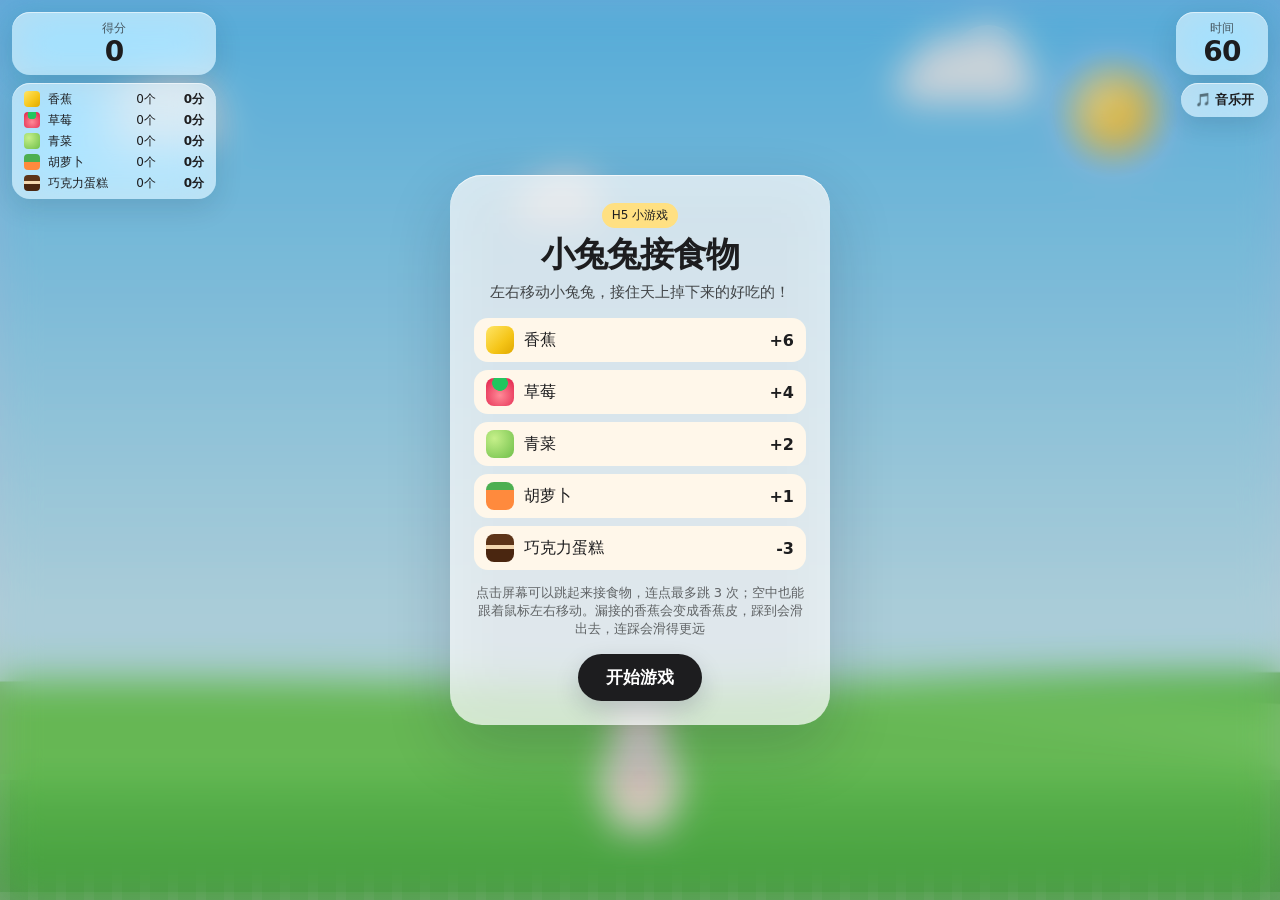
<file: index.html>
<!DOCTYPE html>
<html lang="zh-CN">
  <head>
    <meta charset="UTF-8" />
    <meta
      name="viewport"
      content="width=device-width, initial-scale=1.0, maximum-scale=1.0, user-scalable=no, viewport-fit=cover"
    />
    <meta name="apple-mobile-web-app-capable" content="yes" />
    <meta name="mobile-web-app-capable" content="yes" />
    <title>小兔兔接食物</title>
    <link rel="stylesheet" href="css/style.css?v=14" />
  </head>
  <body>
    <div id="game" class="game">
      <div class="sky">
        <div class="sun"></div>
        <div class="cloud cloud-a"></div>
        <div class="cloud cloud-b"></div>
        <div class="cloud cloud-c"></div>
      </div>
      <div class="hills"></div>
      <div class="ground"></div>
      <div id="items" class="items"></div>
      <div id="popups" class="popups"></div>

      <div id="rabbit" class="rabbit" aria-hidden="true">
        <div class="rabbit-shadow"></div>
        <div class="rabbit-body">
          <div class="ear left"><i></i></div>
          <div class="ear right"><i></i></div>
          <div class="face">
            <div class="blush left"></div>
            <div class="blush right"></div>
            <div class="eye left"></div>
            <div class="eye right"></div>
            <div class="nose"></div>
            <div class="mouth"></div>
          </div>
          <div class="belly"></div>
          <div class="arm left"></div>
          <div class="arm right"></div>
          <div class="foot left"></div>
          <div class="foot right"></div>
          <div class="tail"></div>
          <div class="dizzy" aria-hidden="true">
            <span>✦</span>
            <span>✧</span>
            <span>✦</span>
          </div>
        </div>
      </div>

      <header class="hud">
        <div class="hud-left">
          <div class="hud-card">
            <span>得分</span>
            <strong id="score">0</strong>
          </div>
          <ul class="hud-stats" aria-label="食物得分明细">
            <li>
              <span class="icon banana-icon"></span>
              <span class="stat-name">香蕉</span>
              <span id="banana-count">0个</span>
              <strong id="banana-score">0分</strong>
            </li>
            <li>
              <span class="icon strawberry-icon"></span>
              <span class="stat-name">草莓</span>
              <span id="strawberry-count">0个</span>
              <strong id="strawberry-score">0分</strong>
            </li>
            <li>
              <span class="icon veggie-icon"></span>
              <span class="stat-name">青菜</span>
              <span id="veggie-count">0个</span>
              <strong id="veggie-score">0分</strong>
            </li>
            <li>
              <span class="icon carrot-icon"></span>
              <span class="stat-name">胡萝卜</span>
              <span id="carrot-count">0个</span>
              <strong id="carrot-score">0分</strong>
            </li>
            <li>
              <span class="icon cake-icon"></span>
              <span class="stat-name">巧克力蛋糕</span>
              <span id="cake-count">0个</span>
              <strong id="cake-score">0分</strong>
            </li>
          </ul>
        </div>
        <div class="hud-right">
          <div class="hud-card">
            <span>时间</span>
            <strong id="time">60</strong>
          </div>
          <button id="music-btn" class="music-btn" type="button" aria-label="关闭背景音乐">
            🎵 音乐开
          </button>
          <button id="pause-btn" class="music-btn pause-btn" type="button" aria-label="暂停游戏" hidden>
            暂停
          </button>
        </div>
      </header>

      <section id="start-screen" class="overlay">
        <div class="panel">
          <p class="badge">H5 小游戏</p>
          <h1>小兔兔接食物</h1>
          <p class="lead">左右移动小兔兔，接住天上掉下来的好吃的！</p>
          <ul class="rules">
            <li><span class="icon banana-icon"></span>香蕉 <b>+6</b></li>
            <li><span class="icon strawberry-icon"></span>草莓 <b>+4</b></li>
            <li><span class="icon veggie-icon"></span>青菜 <b>+2</b></li>
            <li><span class="icon carrot-icon"></span>胡萝卜 <b>+1</b></li>
            <li><span class="icon cake-icon"></span>巧克力蛋糕 <b>-3</b></li>
          </ul>
          <p class="hint">点击屏幕可以跳起来接食物，连点最多跳 3 次；空中也能跟着鼠标左右移动。漏接的香蕉会变成香蕉皮，踩到会滑出去，连踩会滑得更远</p>
          <button id="start-btn" type="button">开始游戏</button>
        </div>
      </section>

      <section id="pause-screen" class="overlay hidden" hidden>
        <div class="panel">
          <h2>已暂停</h2>
          <p class="lead">点继续，小兔兔就会接着接食物</p>
          <button id="resume-btn" type="button">继续游戏</button>
        </div>
      </section>

      <section id="end-screen" class="overlay hidden" hidden>
        <div class="panel">
          <h2>时间到啦</h2>
          <p class="lead">小兔兔这一轮吃到了：</p>
          <p class="final-score"><strong id="final-score">0</strong> 分</p>
          <p class="best">历史最好：<span id="best-score">0</span> 分</p>
          <button id="restart-btn" type="button">再玩一次</button>
        </div>
      </section>
    </div>
    <script src="js/game.js?v=17"></script>
  </body>
</html>
</file>
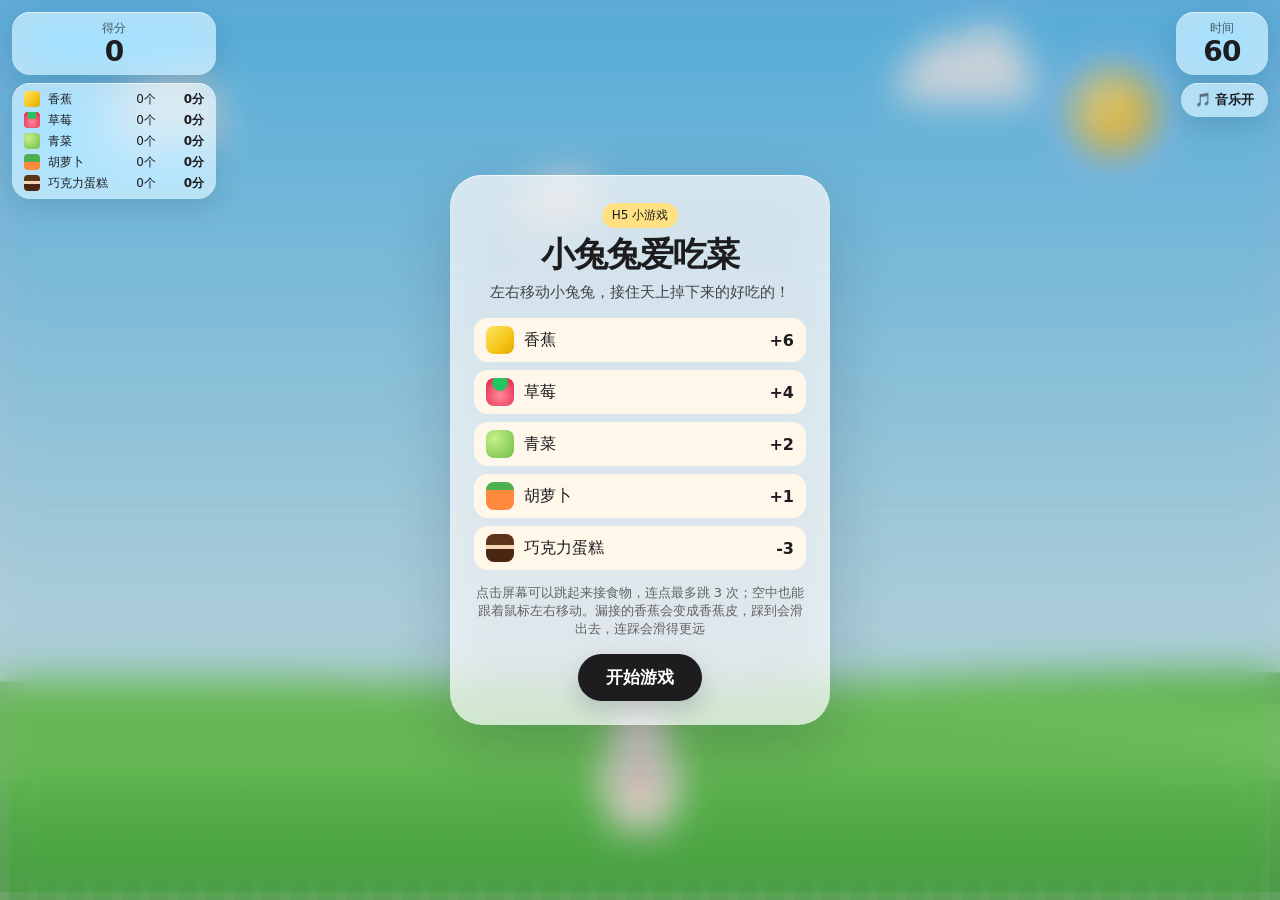
<file: h5/index.html>
<!DOCTYPE html>
<html lang="zh-CN">
  <head>
    <meta charset="UTF-8" />
    <meta
      name="viewport"
      content="width=device-width, initial-scale=1.0, maximum-scale=1.0, user-scalable=no, viewport-fit=cover"
    />
    <meta name="apple-mobile-web-app-capable" content="yes" />
    <meta name="mobile-web-app-capable" content="yes" />
    <title>小兔兔爱吃菜</title>
    <link rel="stylesheet" href="css/style.css?v=14" />
  </head>
  <body>
    <div id="game" class="game">
      <div class="sky">
        <div class="sun"></div>
        <div class="cloud cloud-a"></div>
        <div class="cloud cloud-b"></div>
        <div class="cloud cloud-c"></div>
      </div>
      <div class="hills"></div>
      <div class="ground"></div>
      <div id="items" class="items"></div>
      <div id="popups" class="popups"></div>

      <div id="rabbit" class="rabbit" aria-hidden="true">
        <div class="rabbit-shadow"></div>
        <div class="rabbit-body">
          <div class="ear left"><i></i></div>
          <div class="ear right"><i></i></div>
          <div class="face">
            <div class="blush left"></div>
            <div class="blush right"></div>
            <div class="eye left"></div>
            <div class="eye right"></div>
            <div class="nose"></div>
            <div class="mouth"></div>
          </div>
          <div class="belly"></div>
          <div class="arm left"></div>
          <div class="arm right"></div>
          <div class="foot left"></div>
          <div class="foot right"></div>
          <div class="tail"></div>
          <div class="dizzy" aria-hidden="true">
            <span>✦</span>
            <span>✧</span>
            <span>✦</span>
          </div>
        </div>
      </div>

      <header class="hud">
        <div class="hud-left">
          <div class="hud-card">
            <span>得分</span>
            <strong id="score">0</strong>
          </div>
          <ul class="hud-stats" aria-label="食物得分明细">
            <li>
              <span class="icon banana-icon"></span>
              <span class="stat-name">香蕉</span>
              <span id="banana-count">0个</span>
              <strong id="banana-score">0分</strong>
            </li>
            <li>
              <span class="icon strawberry-icon"></span>
              <span class="stat-name">草莓</span>
              <span id="strawberry-count">0个</span>
              <strong id="strawberry-score">0分</strong>
            </li>
            <li>
              <span class="icon veggie-icon"></span>
              <span class="stat-name">青菜</span>
              <span id="veggie-count">0个</span>
              <strong id="veggie-score">0分</strong>
            </li>
            <li>
              <span class="icon carrot-icon"></span>
              <span class="stat-name">胡萝卜</span>
              <span id="carrot-count">0个</span>
              <strong id="carrot-score">0分</strong>
            </li>
            <li>
              <span class="icon cake-icon"></span>
              <span class="stat-name">巧克力蛋糕</span>
              <span id="cake-count">0个</span>
              <strong id="cake-score">0分</strong>
            </li>
          </ul>
        </div>
        <div class="hud-right">
          <div class="hud-card">
            <span>时间</span>
            <strong id="time">60</strong>
          </div>
          <button id="music-btn" class="music-btn" type="button" aria-label="关闭背景音乐">
            🎵 音乐开
          </button>
          <button id="pause-btn" class="music-btn pause-btn" type="button" aria-label="暂停游戏" hidden>
            暂停
          </button>
        </div>
      </header>

      <section id="start-screen" class="overlay">
        <div class="panel">
          <p class="badge">H5 小游戏</p>
          <h1>小兔兔爱吃菜</h1>
          <p class="lead">左右移动小兔兔，接住天上掉下来的好吃的！</p>
          <ul class="rules">
            <li><span class="icon banana-icon"></span>香蕉 <b>+6</b></li>
            <li><span class="icon strawberry-icon"></span>草莓 <b>+4</b></li>
            <li><span class="icon veggie-icon"></span>青菜 <b>+2</b></li>
            <li><span class="icon carrot-icon"></span>胡萝卜 <b>+1</b></li>
            <li><span class="icon cake-icon"></span>巧克力蛋糕 <b>-3</b></li>
          </ul>
          <p class="hint">点击屏幕可以跳起来接食物，连点最多跳 3 次；空中也能跟着鼠标左右移动。漏接的香蕉会变成香蕉皮，踩到会滑出去，连踩会滑得更远</p>
          <button id="start-btn" type="button">开始游戏</button>
        </div>
      </section>

      <section id="pause-screen" class="overlay hidden" hidden>
        <div class="panel">
          <h2>已暂停</h2>
          <p class="lead">点继续，小兔兔就会接着接食物</p>
          <button id="resume-btn" type="button">继续游戏</button>
        </div>
      </section>

      <section id="end-screen" class="overlay hidden" hidden>
        <div class="panel">
          <h2>时间到啦</h2>
          <p class="lead">小兔兔这一轮吃到了：</p>
          <p class="final-score"><strong id="final-score">0</strong> 分</p>
          <p class="best">历史最好：<span id="best-score">0</span> 分</p>
          <button id="restart-btn" type="button">再玩一次</button>
        </div>
      </section>
    </div>
    <script src="js/game.js?v=17"></script>
  </body>
</html>
</file>
<file: css/style.css>
:root {
  --sky-top: #7ec8ff;
  --sky-bottom: #d7f3ff;
  --grass: #7bc96a;
  --grass-dark: #5eae54;
  --ink: #1d1d1f;
  --panel: rgba(255, 255, 255, 0.72);
  --glass: rgba(255, 255, 255, 0.58);
  --carrot: #ff8a3d;
  --veggie: #6fbf4a;
  --cake: #7a4a2a;
  --strawberry: #e11d48;
  --banana: #f5c518;
  --ease-out: cubic-bezier(0.23, 1, 0.32, 1);
  --press: 100ms cubic-bezier(0.23, 1, 0.32, 1);
}

* {
  box-sizing: border-box;
  margin: 0;
  padding: 0;
  -webkit-tap-highlight-color: transparent;
  user-select: none;
}

html,
body {
  width: 100%;
  height: 100%;
  overflow: hidden;
  font-family: system-ui, -apple-system, "SF Pro Text", "PingFang SC", "Hiragino Sans GB", "Noto Sans SC", sans-serif;
  background: #6ec3ff;
  color: var(--ink);
}

.game {
  position: relative;
  width: 100%;
  height: 100%;
  overflow: hidden;
  touch-action: none;
}

.sky {
  position: absolute;
  inset: 0;
  background: linear-gradient(180deg, var(--sky-top) 0%, var(--sky-bottom) 68%, #c8efb4 100%);
}

.sun {
  position: absolute;
  top: 8%;
  right: 10%;
  width: 78px;
  height: 78px;
  border-radius: 50%;
  background: radial-gradient(circle at 35% 35%, #fff7c8, #ffd35a 58%, #ffb347 100%);
  box-shadow: 0 0 40px rgba(255, 211, 90, 0.7);
}

.cloud {
  position: absolute;
  background: #fff;
  border-radius: 40px;
  opacity: 0.92;
  animation: drift 22s linear infinite;
}

.cloud::before,
.cloud::after {
  content: "";
  position: absolute;
  background: #fff;
  border-radius: 50%;
}

.cloud-a {
  width: 120px;
  height: 36px;
  top: 12%;
  left: 8%;
}

.cloud-a::before {
  width: 48px;
  height: 48px;
  left: 18px;
  top: -24px;
}

.cloud-a::after {
  width: 64px;
  height: 64px;
  left: 48px;
  top: -34px;
}

.cloud-b {
  width: 90px;
  height: 28px;
  top: 22%;
  left: 40%;
  animation-duration: 28s;
  animation-delay: -8s;
}

.cloud-b::before {
  width: 36px;
  height: 36px;
  left: 12px;
  top: -18px;
}

.cloud-b::after {
  width: 50px;
  height: 50px;
  left: 34px;
  top: -26px;
}

.cloud-c {
  width: 140px;
  height: 40px;
  top: 7%;
  left: 70%;
  animation-duration: 26s;
  animation-delay: -14s;
}

.cloud-c::before {
  width: 54px;
  height: 54px;
  left: 20px;
  top: -26px;
}

.cloud-c::after {
  width: 72px;
  height: 72px;
  left: 56px;
  top: -38px;
}

@keyframes drift {
  0% {
    transform: translateX(110vw);
  }
  100% {
    transform: translateX(-160%);
  }
}

.hills {
  position: absolute;
  left: -10%;
  right: -10%;
  bottom: 12%;
  height: 22%;
  background:
    radial-gradient(120% 90% at 18% 100%, #8ed37a 0 62%, transparent 63%),
    radial-gradient(90% 80% at 62% 100%, #97db84 0 64%, transparent 65%),
    radial-gradient(110% 100% at 92% 100%, #7fc96d 0 60%, transparent 61%);
}

.ground {
  position: absolute;
  left: 0;
  right: 0;
  bottom: 0;
  height: 14%;
  background:
    repeating-linear-gradient(
      90deg,
      rgba(255, 255, 255, 0.12) 0 10px,
      transparent 10px 28px
    ),
    linear-gradient(180deg, var(--grass) 0%, var(--grass-dark) 100%);
  border-top: 6px solid #8ed97b;
  box-shadow: 0 -8px 0 rgba(255, 255, 255, 0.18) inset;
}

.hud {
  position: absolute;
  top: calc(12px + env(safe-area-inset-top));
  left: 12px;
  right: 12px;
  z-index: 12;
  display: flex;
  justify-content: space-between;
  align-items: flex-start;
  gap: 12px;
  pointer-events: none;
}

.hud-left,
.hud-right {
  display: flex;
  flex-direction: column;
  align-items: stretch;
  gap: 8px;
}

.hud-right {
  align-items: flex-end;
}

.hud-card {
  min-width: 92px;
  padding: 8px 14px;
  border-radius: 18px;
  background: var(--glass);
  backdrop-filter: blur(22px) saturate(180%);
  -webkit-backdrop-filter: blur(22px) saturate(180%);
  box-shadow:
    0 8px 28px rgba(15, 23, 42, 0.12),
    inset 0 1px 0 rgba(255, 255, 255, 0.55);
  text-align: center;
}

.hud-card span {
  display: block;
  font-size: 12px;
  opacity: 0.7;
}

.hud-card strong {
  font-size: 28px;
  line-height: 1.08;
  letter-spacing: -0.03em;
  font-weight: 700;
}

.hud-stats {
  list-style: none;
  min-width: 204px;
  padding: 8px 12px;
  border-radius: 18px;
  background: var(--glass);
  backdrop-filter: blur(22px) saturate(180%);
  -webkit-backdrop-filter: blur(22px) saturate(180%);
  box-shadow:
    0 8px 28px rgba(15, 23, 42, 0.12),
    inset 0 1px 0 rgba(255, 255, 255, 0.55);
  display: grid;
  gap: 5px;
}

.hud-stats li {
  display: grid;
  grid-template-columns: 18px 1fr auto auto;
  align-items: center;
  gap: 6px;
  font-size: 12px;
  line-height: 1.2;
}

.hud-stats .icon {
  width: 16px;
  height: 16px;
  border-radius: 4px;
}

.hud-stats .stat-name {
  overflow: hidden;
  text-overflow: ellipsis;
  white-space: nowrap;
}

.hud-stats strong {
  min-width: 42px;
  text-align: right;
  font-size: 12px;
}

.hud-stats strong.good {
  color: #2e7d32;
}

.hud-stats strong.bad {
  color: #c62828;
}

.music-btn {
  pointer-events: auto;
  border: 0;
  border-radius: 999px;
  padding: 8px 14px;
  font-size: 13px;
  font-weight: 600;
  color: var(--ink);
  background: var(--glass);
  backdrop-filter: blur(22px) saturate(180%);
  -webkit-backdrop-filter: blur(22px) saturate(180%);
  box-shadow:
    0 8px 24px rgba(15, 23, 42, 0.12),
    inset 0 1px 0 rgba(255, 255, 255, 0.55);
  cursor: pointer;
  transition: transform var(--press), opacity 200ms var(--ease-out);
}

.music-btn:active {
  transform: scale(0.97);
}

.music-btn.off {
  opacity: 0.62;
}

.pause-btn {
  display: none;
}

.game.is-playing .pause-btn {
  display: inline-flex;
  align-items: center;
  justify-content: center;
}

.game.is-paused .cloud {
  animation-play-state: paused;
}

.items,
.popups {
  position: absolute;
  inset: 0;
  pointer-events: none;
  z-index: 3;
}

.item {
  position: absolute;
  width: 54px;
  height: 62px;
  transform: translate(-50%, 0);
}

.item.carrot .food {
  width: 22px;
  height: 42px;
  margin: 16px auto 0;
  background: linear-gradient(180deg, #ffb067, var(--carrot) 55%, #e86a22);
  border-radius: 12px 12px 18px 18px;
  position: relative;
}

.item.carrot .food::before {
  content: "";
  position: absolute;
  top: -16px;
  left: 50%;
  width: 8px;
  height: 18px;
  background: #4caf50;
  border-radius: 4px;
  transform: translateX(-50%) rotate(-18deg);
  box-shadow: 8px 2px 0 #66bb6a, -8px 2px 0 #43a047;
}

.item.veggie .food {
  width: 26px;
  height: 36px;
  margin: 16px auto 0;
  background: linear-gradient(180deg, #f6f1e4 0 12px, #d7ecb4 12px);
  border-radius: 8px 8px 11px 11px;
  position: relative;
}

.item.veggie .food::before,
.item.veggie .food::after {
  content: "";
  position: absolute;
  top: -14px;
  width: 20px;
  height: 30px;
  border-radius: 18px 18px 10px 10px;
}

.item.veggie .food::before {
  left: -12px;
  transform: rotate(-26deg);
  background: linear-gradient(180deg, #b6e86f, #5eae3a);
}

.item.veggie .food::after {
  right: -12px;
  transform: rotate(24deg);
  background: linear-gradient(180deg, #9fd86a, #4e9a32);
}

.item.cake .food {
  width: 46px;
  height: 38px;
  margin: 16px auto 0;
  background: linear-gradient(180deg, #5d3418 0 12px, #f3d7b0 12px 18px, #4a2610 18px 100%);
  border-radius: 8px 8px 10px 10px;
  position: relative;
  box-shadow: 0 6px 0 #3a1b0c;
}

.item.cake .food::before {
  content: "";
  position: absolute;
  top: -10px;
  left: 8px;
  right: 8px;
  height: 14px;
  background: #4e2a14;
  border-radius: 40% 40% 20% 20%;
}

.item.cake .food::after {
  content: "";
  position: absolute;
  top: -16px;
  left: 50%;
  width: 10px;
  height: 10px;
  background: #e53935;
  border-radius: 50%;
  transform: translateX(-50%);
  box-shadow: 0 8px 0 -3px #fff3;
}

.item.strawberry .food {
  width: 30px;
  height: 34px;
  margin: 16px auto 0;
  background: radial-gradient(circle at 32% 28%, #ff8a97, var(--strawberry) 62%, #9f1239);
  border-radius: 46% 46% 48% 48%;
  position: relative;
  box-shadow: inset -5px -7px 0 rgba(80, 10, 24, 0.12);
}

.item.strawberry .food::before {
  content: "";
  position: absolute;
  top: -11px;
  left: 50%;
  width: 10px;
  height: 12px;
  background: #22c55e;
  border-radius: 4px 10px 2px 8px;
  transform: translateX(-50%) rotate(-18deg);
  box-shadow: 8px 2px 0 -1px #16a34a, -7px 3px 0 -2px #4ade80;
}

.item.strawberry .food::after {
  content: "";
  position: absolute;
  inset: 10px 8px 8px;
  background:
    radial-gradient(circle at 30% 30%, #fff3 0 1.5px, transparent 2px),
    radial-gradient(circle at 68% 42%, #fff3 0 1.4px, transparent 2px),
    radial-gradient(circle at 44% 68%, #fff3 0 1.3px, transparent 2px);
}

.item.banana .food {
  width: 18px;
  height: 44px;
  margin: 10px auto 0;
  background: linear-gradient(180deg, #ffe566 0%, var(--banana) 48%, #e0a800 100%);
  border-radius: 18px 12px 16px 8px;
  transform: rotate(-32deg);
  position: relative;
  box-shadow: 7px 2px 0 -3px #ffe082;
}

.item.banana .food::before {
  content: "";
  position: absolute;
  top: -5px;
  left: 4px;
  width: 8px;
  height: 8px;
  background: #8d6e3b;
  border-radius: 3px;
}

.item.banana .food::after {
  content: "";
  position: absolute;
  bottom: -3px;
  right: 2px;
  width: 7px;
  height: 7px;
  background: #a67c3a;
  border-radius: 50%;
}

.item.peel {
  width: 56px;
  height: 28px;
  z-index: 2;
  animation: peel-drop 0.34s var(--ease-out);
}

.item.peel .food {
  width: 48px;
  height: 16px;
  margin: 8px auto 0;
  background: linear-gradient(180deg, #ffe98a 0%, var(--banana) 48%, #d4a80a 100%);
  border-radius: 50% 50% 46% 46%;
  position: relative;
  box-shadow: 0 3px 0 rgba(90, 70, 20, 0.12);
}

.item.peel .food::before,
.item.peel .food::after {
  content: "";
  position: absolute;
  top: -7px;
  width: 16px;
  height: 18px;
  background: linear-gradient(180deg, #fff3a0, var(--banana) 60%, #e0a800);
  border-radius: 60% 40% 70% 30%;
}

.item.peel .food::before {
  left: 1px;
  transform: rotate(-38deg);
}

.item.peel .food::after {
  right: 1px;
  transform: rotate(38deg);
  border-radius: 40% 60% 30% 70%;
}

.item.peel.gone {
  opacity: 0;
  transition: opacity 0.32s var(--ease-out);
}

@keyframes peel-drop {
  from {
    opacity: 0;
    transform: translate(-50%, -14px) scale(0.86, 1.16);
  }
  to {
    opacity: 1;
    transform: translate(-50%, 0) scale(1, 1);
  }
}

.score-popup {
  position: absolute;
  font-size: 22px;
  font-weight: 800;
  transform: translate(-50%, 0);
  animation: float-up 0.8s ease-out forwards;
  text-shadow: 0 2px 0 rgba(255, 255, 255, 0.7);
}

.score-popup.good {
  color: #2e7d32;
}

.score-popup.bad {
  color: #c62828;
}

@keyframes float-up {
  from {
    opacity: 1;
    transform: translate(-50%, 0);
  }
  to {
    opacity: 0;
    transform: translate(-50%, -36px);
  }
}

.rabbit {
  position: absolute;
  bottom: 7%;
  left: 50%;
  width: 92px;
  height: 110px;
  margin-left: -46px;
  z-index: 4;
  will-change: left, bottom, transform;
}

.rabbit.airborne .rabbit-shadow {
  transform: scale(0.68);
  opacity: 0.38;
}

.rabbit.rising .rabbit-body {
  transform: scale(0.96, 1.06);
}

.rabbit.falling .rabbit-body {
  transform: scale(1.05, 0.94);
}

.rabbit.sliding .rabbit-body {
  transform: rotate(-16deg) translate(8px, 3px);
}

.rabbit.sliding.slide-left .rabbit-body {
  transform: rotate(16deg) translate(-8px, 3px);
}

.rabbit.sliding .rabbit-shadow {
  transform: scale(1.18, 0.72);
  opacity: 0.42;
}

.rabbit.sliding.rising .rabbit-body {
  transform: rotate(-14deg) translate(8px, 3px) scale(0.96, 1.06);
}

.rabbit.sliding.slide-left.rising .rabbit-body {
  transform: rotate(14deg) translate(-8px, 3px) scale(0.96, 1.06);
}

.rabbit.sliding.falling .rabbit-body {
  transform: rotate(-18deg) translate(8px, 3px) scale(1.05, 0.94);
}

.rabbit.sliding.slide-left.falling .rabbit-body {
  transform: rotate(18deg) translate(-8px, 3px) scale(1.05, 0.94);
}

.rabbit.happy .mouth {
  border-radius: 0 0 10px 10px;
  height: 8px;
  background: #f48fb1;
}

.rabbit.joy .mouth {
  width: 16px;
  height: 10px;
  border: 0;
  border-radius: 0 0 12px 12px;
  background: #f48fb1;
}

.rabbit.joy .blush {
  opacity: 1;
  transform: scale(1.2);
}

.rabbit.sad {
  filter: saturate(0.8);
}

.rabbit.sad .mouth {
  border-radius: 10px 10px 0 0;
  top: 42px;
}

.rabbit.joy .rabbit-body {
  animation: rabbit-joy 0.62s var(--ease-out);
}

.rabbit.joy .rabbit-shadow {
  animation: shadow-joy 0.62s var(--ease-out);
}

.rabbit.shake .rabbit-body {
  animation: head-shake 0.42s ease-in-out;
  transform-origin: 50% 80%;
}

.rabbit.faint .rabbit-body {
  transform: rotate(88deg) translate(10px, 14px);
  transform-origin: 50% 82%;
  transition: transform 0.35s var(--ease-out);
}

.rabbit.faint .eye {
  height: 3px;
  border-radius: 2px;
  top: 20px;
}

.rabbit.faint .mouth {
  width: 8px;
  height: 8px;
  border-radius: 50%;
  border: 0;
  background: #f48fb1;
  top: 38px;
}

.rabbit.faint .dizzy {
  display: block;
}

.rabbit.faint .rabbit-shadow {
  transform: scale(1.18, 0.7);
  opacity: 0.35;
}

.dizzy {
  display: none;
  position: absolute;
  top: -28px;
  left: 8px;
  right: 8px;
  height: 24px;
  pointer-events: none;
}

.dizzy span {
  position: absolute;
  font-size: 12px;
  color: #f59e0b;
  animation: dizzy-spin 0.9s linear infinite;
}

.dizzy span:nth-child(1) {
  left: 4px;
  animation-delay: 0s;
}

.dizzy span:nth-child(2) {
  left: 50%;
  top: -6px;
  animation-delay: -0.3s;
}

.dizzy span:nth-child(3) {
  right: 4px;
  animation-delay: -0.6s;
}

@keyframes head-shake {
  0%,
  100% {
    transform: rotate(0);
  }
  18% {
    transform: rotate(-18deg);
  }
  36% {
    transform: rotate(16deg);
  }
  54% {
    transform: rotate(-14deg);
  }
  72% {
    transform: rotate(10deg);
  }
  88% {
    transform: rotate(-6deg);
  }
}

@keyframes dizzy-spin {
  from {
    transform: rotate(0) translateY(0);
    opacity: 1;
  }
  50% {
    transform: rotate(180deg) translateY(-4px);
    opacity: 0.7;
  }
  to {
    transform: rotate(360deg) translateY(0);
    opacity: 1;
  }
}

@keyframes rabbit-joy {
  0% {
    transform: translateY(0) scale(1, 1);
  }
  16% {
    transform: translateY(5px) scale(1.08, 0.86);
  }
  40% {
    transform: translateY(-36px) scale(0.94, 1.1);
  }
  62% {
    transform: translateY(-6px) scale(1.05, 0.94);
  }
  80% {
    transform: translateY(-16px) scale(0.98, 1.04);
  }
  100% {
    transform: translateY(0) scale(1, 1);
  }
}

@keyframes shadow-joy {
  0%,
  100% {
    transform: scale(1);
    opacity: 1;
  }
  40% {
    transform: scale(0.62);
    opacity: 0.45;
  }
}

.rabbit-shadow {
  position: absolute;
  left: 18px;
  right: 18px;
  bottom: 2px;
  height: 12px;
  background: rgba(58, 43, 30, 0.18);
  border-radius: 50%;
}

.rabbit-body {
  position: absolute;
  inset: 0 10px 10px;
  background: #fffdf8;
  border-radius: 46% 46% 42% 42%;
  box-shadow: 0 10px 0 rgba(58, 43, 30, 0.06);
  transition: transform 0.35s var(--ease-out);
}

.ear {
  position: absolute;
  top: -34px;
  width: 22px;
  height: 48px;
  background: #fffdf8;
  border-radius: 20px;
}

.ear i {
  display: block;
  width: 12px;
  height: 32px;
  margin: 8px auto 0;
  background: #ffc1d6;
  border-radius: 12px;
}

.ear.left {
  left: 12px;
  transform: rotate(-12deg);
}

.ear.right {
  right: 12px;
  transform: rotate(12deg);
}

.face {
  position: absolute;
  inset: 18px 8px 40px;
}

.eye {
  position: absolute;
  top: 16px;
  width: 8px;
  height: 10px;
  background: #3a2b1e;
  border-radius: 50%;
}

.eye.left {
  left: 16px;
}

.eye.right {
  right: 16px;
}

.blush {
  position: absolute;
  top: 26px;
  width: 12px;
  height: 8px;
  background: #ffb7c9;
  border-radius: 50%;
  opacity: 0.8;
}

.blush.left {
  left: 8px;
}

.blush.right {
  right: 8px;
}

.nose {
  position: absolute;
  left: 50%;
  top: 28px;
  width: 10px;
  height: 8px;
  background: #f48fb1;
  border-radius: 50%;
  transform: translateX(-50%);
}

.mouth {
  position: absolute;
  left: 50%;
  top: 36px;
  width: 12px;
  height: 6px;
  border: 2px solid #d08193;
  border-top: 0;
  border-radius: 0 0 8px 8px;
  transform: translateX(-50%);
}

.belly {
  position: absolute;
  left: 16px;
  right: 16px;
  bottom: 18px;
  height: 28px;
  background: #ffe9d2;
  border-radius: 40%;
}

.arm {
  position: absolute;
  bottom: 28px;
  width: 16px;
  height: 22px;
  background: #fffdf8;
  border-radius: 12px;
}

.arm.left {
  left: -6px;
  transform: rotate(18deg);
}

.arm.right {
  right: -6px;
  transform: rotate(-18deg);
}

.foot {
  position: absolute;
  bottom: -6px;
  width: 22px;
  height: 12px;
  background: #fffdf8;
  border-radius: 12px;
}

.foot.left {
  left: 8px;
}

.foot.right {
  right: 8px;
}

.tail {
  position: absolute;
  right: -6px;
  bottom: 22px;
  width: 16px;
  height: 16px;
  background: #fff;
  border-radius: 50%;
  box-shadow: inset -2px -2px 0 #f3e6d8;
}

.overlay {
  position: absolute;
  inset: 0;
  z-index: 10;
  display: grid;
  place-items: center;
  background: rgba(15, 23, 42, 0.18);
  backdrop-filter: blur(18px) saturate(140%);
  -webkit-backdrop-filter: blur(18px) saturate(140%);
}

.overlay.hidden,
.overlay[hidden] {
  display: none !important;
}

.panel {
  width: min(380px, calc(100vw - 32px));
  padding: 28px 24px 24px;
  border-radius: 32px;
  background: var(--panel);
  backdrop-filter: blur(28px) saturate(180%);
  -webkit-backdrop-filter: blur(28px) saturate(180%);
  box-shadow:
    0 24px 64px rgba(15, 23, 42, 0.18),
    inset 0 1px 0 rgba(255, 255, 255, 0.7);
  text-align: center;
}

.badge {
  display: inline-block;
  margin-bottom: 8px;
  padding: 4px 10px;
  border-radius: 999px;
  background: #ffe082;
  font-size: 12px;
}

.panel h1,
.panel h2 {
  font-size: 34px;
  letter-spacing: -0.03em;
  line-height: 1.1;
  font-weight: 700;
}

.lead {
  margin: 10px 0 16px;
  font-size: 15px;
  opacity: 0.8;
}

.rules {
  list-style: none;
  display: grid;
  gap: 8px;
  margin-bottom: 14px;
  text-align: left;
}

.rules li {
  display: flex;
  align-items: center;
  gap: 10px;
  padding: 8px 12px;
  border-radius: 14px;
  background: #fff7ea;
  font-size: 16px;
}

.rules b {
  margin-left: auto;
}

.icon {
  width: 28px;
  height: 28px;
  border-radius: 8px;
  display: inline-block;
}

.carrot-icon {
  background: linear-gradient(180deg, #4caf50 0 8px, var(--carrot) 8px);
}

.veggie-icon {
  background: radial-gradient(circle at 30% 30%, #c6f08a, var(--veggie));
}

.banana-icon {
  background: linear-gradient(135deg, #ffe566, var(--banana) 60%, #e0a800);
}

.strawberry-icon {
  background:
    radial-gradient(circle at 50% 18%, #22c55e 0 28%, transparent 30%),
    radial-gradient(circle at 50% 62%, #ff8a97, var(--strawberry));
}

.cake-icon {
  background: linear-gradient(180deg, #5d3418 40%, #f3d7b0 40% 55%, #4a2610 55%);
}

.hint {
  margin-bottom: 16px;
  font-size: 13px;
  opacity: 0.65;
}

.final-score {
  font-size: 20px;
  margin-bottom: 6px;
}

.final-score strong {
  font-size: 48px;
}

.best {
  margin-bottom: 18px;
  opacity: 0.7;
}

.panel button {
  border: 0;
  border-radius: 999px;
  padding: 12px 28px;
  font-size: 17px;
  font-weight: 650;
  color: #fff;
  background: #1d1d1f;
  box-shadow: 0 10px 24px rgba(15, 23, 42, 0.18);
  cursor: pointer;
  transition: transform var(--press), opacity 200ms var(--ease-out);
}

.panel button:active {
  transform: scale(0.97);
}

@media (prefers-reduced-transparency: reduce) {
  .hud-card,
  .hud-stats,
  .music-btn,
  .panel {
    background: #fff;
    backdrop-filter: none;
  }
}

@media (prefers-reduced-motion: reduce) {
  .rabbit.joy .rabbit-body,
  .rabbit.joy .rabbit-shadow,
  .rabbit.shake .rabbit-body,
  .dizzy span,
  .cloud,
  .item.peel {
    animation: none;
  }
}
</file>
<file: h5/css/style.css>
:root {
  --sky-top: #7ec8ff;
  --sky-bottom: #d7f3ff;
  --grass: #7bc96a;
  --grass-dark: #5eae54;
  --ink: #1d1d1f;
  --panel: rgba(255, 255, 255, 0.72);
  --glass: rgba(255, 255, 255, 0.58);
  --carrot: #ff8a3d;
  --veggie: #6fbf4a;
  --cake: #7a4a2a;
  --strawberry: #e11d48;
  --banana: #f5c518;
  --ease-out: cubic-bezier(0.23, 1, 0.32, 1);
  --press: 100ms cubic-bezier(0.23, 1, 0.32, 1);
}

* {
  box-sizing: border-box;
  margin: 0;
  padding: 0;
  -webkit-tap-highlight-color: transparent;
  user-select: none;
}

html,
body {
  width: 100%;
  height: 100%;
  overflow: hidden;
  font-family: system-ui, -apple-system, "SF Pro Text", "PingFang SC", "Hiragino Sans GB", "Noto Sans SC", sans-serif;
  background: #6ec3ff;
  color: var(--ink);
}

.game {
  position: relative;
  width: 100%;
  height: 100%;
  overflow: hidden;
  touch-action: none;
}

.sky {
  position: absolute;
  inset: 0;
  background: linear-gradient(180deg, var(--sky-top) 0%, var(--sky-bottom) 68%, #c8efb4 100%);
}

.sun {
  position: absolute;
  top: 8%;
  right: 10%;
  width: 78px;
  height: 78px;
  border-radius: 50%;
  background: radial-gradient(circle at 35% 35%, #fff7c8, #ffd35a 58%, #ffb347 100%);
  box-shadow: 0 0 40px rgba(255, 211, 90, 0.7);
}

.cloud {
  position: absolute;
  background: #fff;
  border-radius: 40px;
  opacity: 0.92;
  animation: drift 22s linear infinite;
}

.cloud::before,
.cloud::after {
  content: "";
  position: absolute;
  background: #fff;
  border-radius: 50%;
}

.cloud-a {
  width: 120px;
  height: 36px;
  top: 12%;
  left: 8%;
}

.cloud-a::before {
  width: 48px;
  height: 48px;
  left: 18px;
  top: -24px;
}

.cloud-a::after {
  width: 64px;
  height: 64px;
  left: 48px;
  top: -34px;
}

.cloud-b {
  width: 90px;
  height: 28px;
  top: 22%;
  left: 40%;
  animation-duration: 28s;
  animation-delay: -8s;
}

.cloud-b::before {
  width: 36px;
  height: 36px;
  left: 12px;
  top: -18px;
}

.cloud-b::after {
  width: 50px;
  height: 50px;
  left: 34px;
  top: -26px;
}

.cloud-c {
  width: 140px;
  height: 40px;
  top: 7%;
  left: 70%;
  animation-duration: 26s;
  animation-delay: -14s;
}

.cloud-c::before {
  width: 54px;
  height: 54px;
  left: 20px;
  top: -26px;
}

.cloud-c::after {
  width: 72px;
  height: 72px;
  left: 56px;
  top: -38px;
}

@keyframes drift {
  0% {
    transform: translateX(110vw);
  }
  100% {
    transform: translateX(-160%);
  }
}

.hills {
  position: absolute;
  left: -10%;
  right: -10%;
  bottom: 12%;
  height: 22%;
  background:
    radial-gradient(120% 90% at 18% 100%, #8ed37a 0 62%, transparent 63%),
    radial-gradient(90% 80% at 62% 100%, #97db84 0 64%, transparent 65%),
    radial-gradient(110% 100% at 92% 100%, #7fc96d 0 60%, transparent 61%);
}

.ground {
  position: absolute;
  left: 0;
  right: 0;
  bottom: 0;
  height: 14%;
  background:
    repeating-linear-gradient(
      90deg,
      rgba(255, 255, 255, 0.12) 0 10px,
      transparent 10px 28px
    ),
    linear-gradient(180deg, var(--grass) 0%, var(--grass-dark) 100%);
  border-top: 6px solid #8ed97b;
  box-shadow: 0 -8px 0 rgba(255, 255, 255, 0.18) inset;
}

.hud {
  position: absolute;
  top: calc(12px + env(safe-area-inset-top));
  left: 12px;
  right: 12px;
  z-index: 12;
  display: flex;
  justify-content: space-between;
  align-items: flex-start;
  gap: 12px;
  pointer-events: none;
}

.hud-left,
.hud-right {
  display: flex;
  flex-direction: column;
  align-items: stretch;
  gap: 8px;
}

.hud-right {
  align-items: flex-end;
}

.hud-card {
  min-width: 92px;
  padding: 8px 14px;
  border-radius: 18px;
  background: var(--glass);
  backdrop-filter: blur(22px) saturate(180%);
  -webkit-backdrop-filter: blur(22px) saturate(180%);
  box-shadow:
    0 8px 28px rgba(15, 23, 42, 0.12),
    inset 0 1px 0 rgba(255, 255, 255, 0.55);
  text-align: center;
}

.hud-card span {
  display: block;
  font-size: 12px;
  opacity: 0.7;
}

.hud-card strong {
  font-size: 28px;
  line-height: 1.08;
  letter-spacing: -0.03em;
  font-weight: 700;
}

.hud-stats {
  list-style: none;
  min-width: 204px;
  padding: 8px 12px;
  border-radius: 18px;
  background: var(--glass);
  backdrop-filter: blur(22px) saturate(180%);
  -webkit-backdrop-filter: blur(22px) saturate(180%);
  box-shadow:
    0 8px 28px rgba(15, 23, 42, 0.12),
    inset 0 1px 0 rgba(255, 255, 255, 0.55);
  display: grid;
  gap: 5px;
}

.hud-stats li {
  display: grid;
  grid-template-columns: 18px 1fr auto auto;
  align-items: center;
  gap: 6px;
  font-size: 12px;
  line-height: 1.2;
}

.hud-stats .icon {
  width: 16px;
  height: 16px;
  border-radius: 4px;
}

.hud-stats .stat-name {
  overflow: hidden;
  text-overflow: ellipsis;
  white-space: nowrap;
}

.hud-stats strong {
  min-width: 42px;
  text-align: right;
  font-size: 12px;
}

.hud-stats strong.good {
  color: #2e7d32;
}

.hud-stats strong.bad {
  color: #c62828;
}

.music-btn {
  pointer-events: auto;
  border: 0;
  border-radius: 999px;
  padding: 8px 14px;
  font-size: 13px;
  font-weight: 600;
  color: var(--ink);
  background: var(--glass);
  backdrop-filter: blur(22px) saturate(180%);
  -webkit-backdrop-filter: blur(22px) saturate(180%);
  box-shadow:
    0 8px 24px rgba(15, 23, 42, 0.12),
    inset 0 1px 0 rgba(255, 255, 255, 0.55);
  cursor: pointer;
  transition: transform var(--press), opacity 200ms var(--ease-out);
}

.music-btn:active {
  transform: scale(0.97);
}

.music-btn.off {
  opacity: 0.62;
}

.pause-btn {
  display: none;
}

.game.is-playing .pause-btn {
  display: inline-flex;
  align-items: center;
  justify-content: center;
}

.game.is-paused .cloud {
  animation-play-state: paused;
}

.items,
.popups {
  position: absolute;
  inset: 0;
  pointer-events: none;
  z-index: 3;
}

.item {
  position: absolute;
  width: 54px;
  height: 62px;
  transform: translate(-50%, 0);
}

.item.carrot .food {
  width: 22px;
  height: 42px;
  margin: 16px auto 0;
  background: linear-gradient(180deg, #ffb067, var(--carrot) 55%, #e86a22);
  border-radius: 12px 12px 18px 18px;
  position: relative;
}

.item.carrot .food::before {
  content: "";
  position: absolute;
  top: -16px;
  left: 50%;
  width: 8px;
  height: 18px;
  background: #4caf50;
  border-radius: 4px;
  transform: translateX(-50%) rotate(-18deg);
  box-shadow: 8px 2px 0 #66bb6a, -8px 2px 0 #43a047;
}

.item.veggie .food {
  width: 26px;
  height: 36px;
  margin: 16px auto 0;
  background: linear-gradient(180deg, #f6f1e4 0 12px, #d7ecb4 12px);
  border-radius: 8px 8px 11px 11px;
  position: relative;
}

.item.veggie .food::before,
.item.veggie .food::after {
  content: "";
  position: absolute;
  top: -14px;
  width: 20px;
  height: 30px;
  border-radius: 18px 18px 10px 10px;
}

.item.veggie .food::before {
  left: -12px;
  transform: rotate(-26deg);
  background: linear-gradient(180deg, #b6e86f, #5eae3a);
}

.item.veggie .food::after {
  right: -12px;
  transform: rotate(24deg);
  background: linear-gradient(180deg, #9fd86a, #4e9a32);
}

.item.cake .food {
  width: 46px;
  height: 38px;
  margin: 16px auto 0;
  background: linear-gradient(180deg, #5d3418 0 12px, #f3d7b0 12px 18px, #4a2610 18px 100%);
  border-radius: 8px 8px 10px 10px;
  position: relative;
  box-shadow: 0 6px 0 #3a1b0c;
}

.item.cake .food::before {
  content: "";
  position: absolute;
  top: -10px;
  left: 8px;
  right: 8px;
  height: 14px;
  background: #4e2a14;
  border-radius: 40% 40% 20% 20%;
}

.item.cake .food::after {
  content: "";
  position: absolute;
  top: -16px;
  left: 50%;
  width: 10px;
  height: 10px;
  background: #e53935;
  border-radius: 50%;
  transform: translateX(-50%);
  box-shadow: 0 8px 0 -3px #fff3;
}

.item.strawberry .food {
  width: 30px;
  height: 34px;
  margin: 16px auto 0;
  background: radial-gradient(circle at 32% 28%, #ff8a97, var(--strawberry) 62%, #9f1239);
  border-radius: 46% 46% 48% 48%;
  position: relative;
  box-shadow: inset -5px -7px 0 rgba(80, 10, 24, 0.12);
}

.item.strawberry .food::before {
  content: "";
  position: absolute;
  top: -11px;
  left: 50%;
  width: 10px;
  height: 12px;
  background: #22c55e;
  border-radius: 4px 10px 2px 8px;
  transform: translateX(-50%) rotate(-18deg);
  box-shadow: 8px 2px 0 -1px #16a34a, -7px 3px 0 -2px #4ade80;
}

.item.strawberry .food::after {
  content: "";
  position: absolute;
  inset: 10px 8px 8px;
  background:
    radial-gradient(circle at 30% 30%, #fff3 0 1.5px, transparent 2px),
    radial-gradient(circle at 68% 42%, #fff3 0 1.4px, transparent 2px),
    radial-gradient(circle at 44% 68%, #fff3 0 1.3px, transparent 2px);
}

.item.banana .food {
  width: 18px;
  height: 44px;
  margin: 10px auto 0;
  background: linear-gradient(180deg, #ffe566 0%, var(--banana) 48%, #e0a800 100%);
  border-radius: 18px 12px 16px 8px;
  transform: rotate(-32deg);
  position: relative;
  box-shadow: 7px 2px 0 -3px #ffe082;
}

.item.banana .food::before {
  content: "";
  position: absolute;
  top: -5px;
  left: 4px;
  width: 8px;
  height: 8px;
  background: #8d6e3b;
  border-radius: 3px;
}

.item.banana .food::after {
  content: "";
  position: absolute;
  bottom: -3px;
  right: 2px;
  width: 7px;
  height: 7px;
  background: #a67c3a;
  border-radius: 50%;
}

.item.peel {
  width: 56px;
  height: 28px;
  z-index: 2;
  animation: peel-drop 0.34s var(--ease-out);
}

.item.peel .food {
  width: 48px;
  height: 16px;
  margin: 8px auto 0;
  background: linear-gradient(180deg, #ffe98a 0%, var(--banana) 48%, #d4a80a 100%);
  border-radius: 50% 50% 46% 46%;
  position: relative;
  box-shadow: 0 3px 0 rgba(90, 70, 20, 0.12);
}

.item.peel .food::before,
.item.peel .food::after {
  content: "";
  position: absolute;
  top: -7px;
  width: 16px;
  height: 18px;
  background: linear-gradient(180deg, #fff3a0, var(--banana) 60%, #e0a800);
  border-radius: 60% 40% 70% 30%;
}

.item.peel .food::before {
  left: 1px;
  transform: rotate(-38deg);
}

.item.peel .food::after {
  right: 1px;
  transform: rotate(38deg);
  border-radius: 40% 60% 30% 70%;
}

.item.peel.gone {
  opacity: 0;
  transition: opacity 0.32s var(--ease-out);
}

@keyframes peel-drop {
  from {
    opacity: 0;
    transform: translate(-50%, -14px) scale(0.86, 1.16);
  }
  to {
    opacity: 1;
    transform: translate(-50%, 0) scale(1, 1);
  }
}

.score-popup {
  position: absolute;
  font-size: 22px;
  font-weight: 800;
  transform: translate(-50%, 0);
  animation: float-up 0.8s ease-out forwards;
  text-shadow: 0 2px 0 rgba(255, 255, 255, 0.7);
}

.score-popup.good {
  color: #2e7d32;
}

.score-popup.bad {
  color: #c62828;
}

@keyframes float-up {
  from {
    opacity: 1;
    transform: translate(-50%, 0);
  }
  to {
    opacity: 0;
    transform: translate(-50%, -36px);
  }
}

.rabbit {
  position: absolute;
  bottom: 7%;
  left: 50%;
  width: 92px;
  height: 110px;
  margin-left: -46px;
  z-index: 4;
  will-change: left, bottom, transform;
}

.rabbit.airborne .rabbit-shadow {
  transform: scale(0.68);
  opacity: 0.38;
}

.rabbit.rising .rabbit-body {
  transform: scale(0.96, 1.06);
}

.rabbit.falling .rabbit-body {
  transform: scale(1.05, 0.94);
}

.rabbit.sliding .rabbit-body {
  transform: rotate(-16deg) translate(8px, 3px);
}

.rabbit.sliding.slide-left .rabbit-body {
  transform: rotate(16deg) translate(-8px, 3px);
}

.rabbit.sliding .rabbit-shadow {
  transform: scale(1.18, 0.72);
  opacity: 0.42;
}

.rabbit.sliding.rising .rabbit-body {
  transform: rotate(-14deg) translate(8px, 3px) scale(0.96, 1.06);
}

.rabbit.sliding.slide-left.rising .rabbit-body {
  transform: rotate(14deg) translate(-8px, 3px) scale(0.96, 1.06);
}

.rabbit.sliding.falling .rabbit-body {
  transform: rotate(-18deg) translate(8px, 3px) scale(1.05, 0.94);
}

.rabbit.sliding.slide-left.falling .rabbit-body {
  transform: rotate(18deg) translate(-8px, 3px) scale(1.05, 0.94);
}

.rabbit.happy .mouth {
  border-radius: 0 0 10px 10px;
  height: 8px;
  background: #f48fb1;
}

.rabbit.joy .mouth {
  width: 16px;
  height: 10px;
  border: 0;
  border-radius: 0 0 12px 12px;
  background: #f48fb1;
}

.rabbit.joy .blush {
  opacity: 1;
  transform: scale(1.2);
}

.rabbit.sad {
  filter: saturate(0.8);
}

.rabbit.sad .mouth {
  border-radius: 10px 10px 0 0;
  top: 42px;
}

.rabbit.joy .rabbit-body {
  animation: rabbit-joy 0.62s var(--ease-out);
}

.rabbit.joy .rabbit-shadow {
  animation: shadow-joy 0.62s var(--ease-out);
}

.rabbit.shake .rabbit-body {
  animation: head-shake 0.42s ease-in-out;
  transform-origin: 50% 80%;
}

.rabbit.faint .rabbit-body {
  transform: rotate(88deg) translate(10px, 14px);
  transform-origin: 50% 82%;
  transition: transform 0.35s var(--ease-out);
}

.rabbit.faint .eye {
  height: 3px;
  border-radius: 2px;
  top: 20px;
}

.rabbit.faint .mouth {
  width: 8px;
  height: 8px;
  border-radius: 50%;
  border: 0;
  background: #f48fb1;
  top: 38px;
}

.rabbit.faint .dizzy {
  display: block;
}

.rabbit.faint .rabbit-shadow {
  transform: scale(1.18, 0.7);
  opacity: 0.35;
}

.dizzy {
  display: none;
  position: absolute;
  top: -28px;
  left: 8px;
  right: 8px;
  height: 24px;
  pointer-events: none;
}

.dizzy span {
  position: absolute;
  font-size: 12px;
  color: #f59e0b;
  animation: dizzy-spin 0.9s linear infinite;
}

.dizzy span:nth-child(1) {
  left: 4px;
  animation-delay: 0s;
}

.dizzy span:nth-child(2) {
  left: 50%;
  top: -6px;
  animation-delay: -0.3s;
}

.dizzy span:nth-child(3) {
  right: 4px;
  animation-delay: -0.6s;
}

@keyframes head-shake {
  0%,
  100% {
    transform: rotate(0);
  }
  18% {
    transform: rotate(-18deg);
  }
  36% {
    transform: rotate(16deg);
  }
  54% {
    transform: rotate(-14deg);
  }
  72% {
    transform: rotate(10deg);
  }
  88% {
    transform: rotate(-6deg);
  }
}

@keyframes dizzy-spin {
  from {
    transform: rotate(0) translateY(0);
    opacity: 1;
  }
  50% {
    transform: rotate(180deg) translateY(-4px);
    opacity: 0.7;
  }
  to {
    transform: rotate(360deg) translateY(0);
    opacity: 1;
  }
}

@keyframes rabbit-joy {
  0% {
    transform: translateY(0) scale(1, 1);
  }
  16% {
    transform: translateY(5px) scale(1.08, 0.86);
  }
  40% {
    transform: translateY(-36px) scale(0.94, 1.1);
  }
  62% {
    transform: translateY(-6px) scale(1.05, 0.94);
  }
  80% {
    transform: translateY(-16px) scale(0.98, 1.04);
  }
  100% {
    transform: translateY(0) scale(1, 1);
  }
}

@keyframes shadow-joy {
  0%,
  100% {
    transform: scale(1);
    opacity: 1;
  }
  40% {
    transform: scale(0.62);
    opacity: 0.45;
  }
}

.rabbit-shadow {
  position: absolute;
  left: 18px;
  right: 18px;
  bottom: 2px;
  height: 12px;
  background: rgba(58, 43, 30, 0.18);
  border-radius: 50%;
}

.rabbit-body {
  position: absolute;
  inset: 0 10px 10px;
  background: #fffdf8;
  border-radius: 46% 46% 42% 42%;
  box-shadow: 0 10px 0 rgba(58, 43, 30, 0.06);
  transition: transform 0.35s var(--ease-out);
}

.ear {
  position: absolute;
  top: -34px;
  width: 22px;
  height: 48px;
  background: #fffdf8;
  border-radius: 20px;
}

.ear i {
  display: block;
  width: 12px;
  height: 32px;
  margin: 8px auto 0;
  background: #ffc1d6;
  border-radius: 12px;
}

.ear.left {
  left: 12px;
  transform: rotate(-12deg);
}

.ear.right {
  right: 12px;
  transform: rotate(12deg);
}

.face {
  position: absolute;
  inset: 18px 8px 40px;
}

.eye {
  position: absolute;
  top: 16px;
  width: 8px;
  height: 10px;
  background: #3a2b1e;
  border-radius: 50%;
}

.eye.left {
  left: 16px;
}

.eye.right {
  right: 16px;
}

.blush {
  position: absolute;
  top: 26px;
  width: 12px;
  height: 8px;
  background: #ffb7c9;
  border-radius: 50%;
  opacity: 0.8;
}

.blush.left {
  left: 8px;
}

.blush.right {
  right: 8px;
}

.nose {
  position: absolute;
  left: 50%;
  top: 28px;
  width: 10px;
  height: 8px;
  background: #f48fb1;
  border-radius: 50%;
  transform: translateX(-50%);
}

.mouth {
  position: absolute;
  left: 50%;
  top: 36px;
  width: 12px;
  height: 6px;
  border: 2px solid #d08193;
  border-top: 0;
  border-radius: 0 0 8px 8px;
  transform: translateX(-50%);
}

.belly {
  position: absolute;
  left: 16px;
  right: 16px;
  bottom: 18px;
  height: 28px;
  background: #ffe9d2;
  border-radius: 40%;
}

.arm {
  position: absolute;
  bottom: 28px;
  width: 16px;
  height: 22px;
  background: #fffdf8;
  border-radius: 12px;
}

.arm.left {
  left: -6px;
  transform: rotate(18deg);
}

.arm.right {
  right: -6px;
  transform: rotate(-18deg);
}

.foot {
  position: absolute;
  bottom: -6px;
  width: 22px;
  height: 12px;
  background: #fffdf8;
  border-radius: 12px;
}

.foot.left {
  left: 8px;
}

.foot.right {
  right: 8px;
}

.tail {
  position: absolute;
  right: -6px;
  bottom: 22px;
  width: 16px;
  height: 16px;
  background: #fff;
  border-radius: 50%;
  box-shadow: inset -2px -2px 0 #f3e6d8;
}

.overlay {
  position: absolute;
  inset: 0;
  z-index: 10;
  display: grid;
  place-items: center;
  background: rgba(15, 23, 42, 0.18);
  backdrop-filter: blur(18px) saturate(140%);
  -webkit-backdrop-filter: blur(18px) saturate(140%);
}

.overlay.hidden,
.overlay[hidden] {
  display: none !important;
}

.panel {
  width: min(380px, calc(100vw - 32px));
  padding: 28px 24px 24px;
  border-radius: 32px;
  background: var(--panel);
  backdrop-filter: blur(28px) saturate(180%);
  -webkit-backdrop-filter: blur(28px) saturate(180%);
  box-shadow:
    0 24px 64px rgba(15, 23, 42, 0.18),
    inset 0 1px 0 rgba(255, 255, 255, 0.7);
  text-align: center;
}

.badge {
  display: inline-block;
  margin-bottom: 8px;
  padding: 4px 10px;
  border-radius: 999px;
  background: #ffe082;
  font-size: 12px;
}

.panel h1,
.panel h2 {
  font-size: 34px;
  letter-spacing: -0.03em;
  line-height: 1.1;
  font-weight: 700;
}

.lead {
  margin: 10px 0 16px;
  font-size: 15px;
  opacity: 0.8;
}

.rules {
  list-style: none;
  display: grid;
  gap: 8px;
  margin-bottom: 14px;
  text-align: left;
}

.rules li {
  display: flex;
  align-items: center;
  gap: 10px;
  padding: 8px 12px;
  border-radius: 14px;
  background: #fff7ea;
  font-size: 16px;
}

.rules b {
  margin-left: auto;
}

.icon {
  width: 28px;
  height: 28px;
  border-radius: 8px;
  display: inline-block;
}

.carrot-icon {
  background: linear-gradient(180deg, #4caf50 0 8px, var(--carrot) 8px);
}

.veggie-icon {
  background: radial-gradient(circle at 30% 30%, #c6f08a, var(--veggie));
}

.banana-icon {
  background: linear-gradient(135deg, #ffe566, var(--banana) 60%, #e0a800);
}

.strawberry-icon {
  background:
    radial-gradient(circle at 50% 18%, #22c55e 0 28%, transparent 30%),
    radial-gradient(circle at 50% 62%, #ff8a97, var(--strawberry));
}

.cake-icon {
  background: linear-gradient(180deg, #5d3418 40%, #f3d7b0 40% 55%, #4a2610 55%);
}

.hint {
  margin-bottom: 16px;
  font-size: 13px;
  opacity: 0.65;
}

.final-score {
  font-size: 20px;
  margin-bottom: 6px;
}

.final-score strong {
  font-size: 48px;
}

.best {
  margin-bottom: 18px;
  opacity: 0.7;
}

.panel button {
  border: 0;
  border-radius: 999px;
  padding: 12px 28px;
  font-size: 17px;
  font-weight: 650;
  color: #fff;
  background: #1d1d1f;
  box-shadow: 0 10px 24px rgba(15, 23, 42, 0.18);
  cursor: pointer;
  transition: transform var(--press), opacity 200ms var(--ease-out);
}

.panel button:active {
  transform: scale(0.97);
}

@media (prefers-reduced-transparency: reduce) {
  .hud-card,
  .hud-stats,
  .music-btn,
  .panel {
    background: #fff;
    backdrop-filter: none;
  }
}

@media (prefers-reduced-motion: reduce) {
  .rabbit.joy .rabbit-body,
  .rabbit.joy .rabbit-shadow,
  .rabbit.shake .rabbit-body,
  .dizzy span,
  .cloud,
  .item.peel {
    animation: none;
  }
}
</file>
